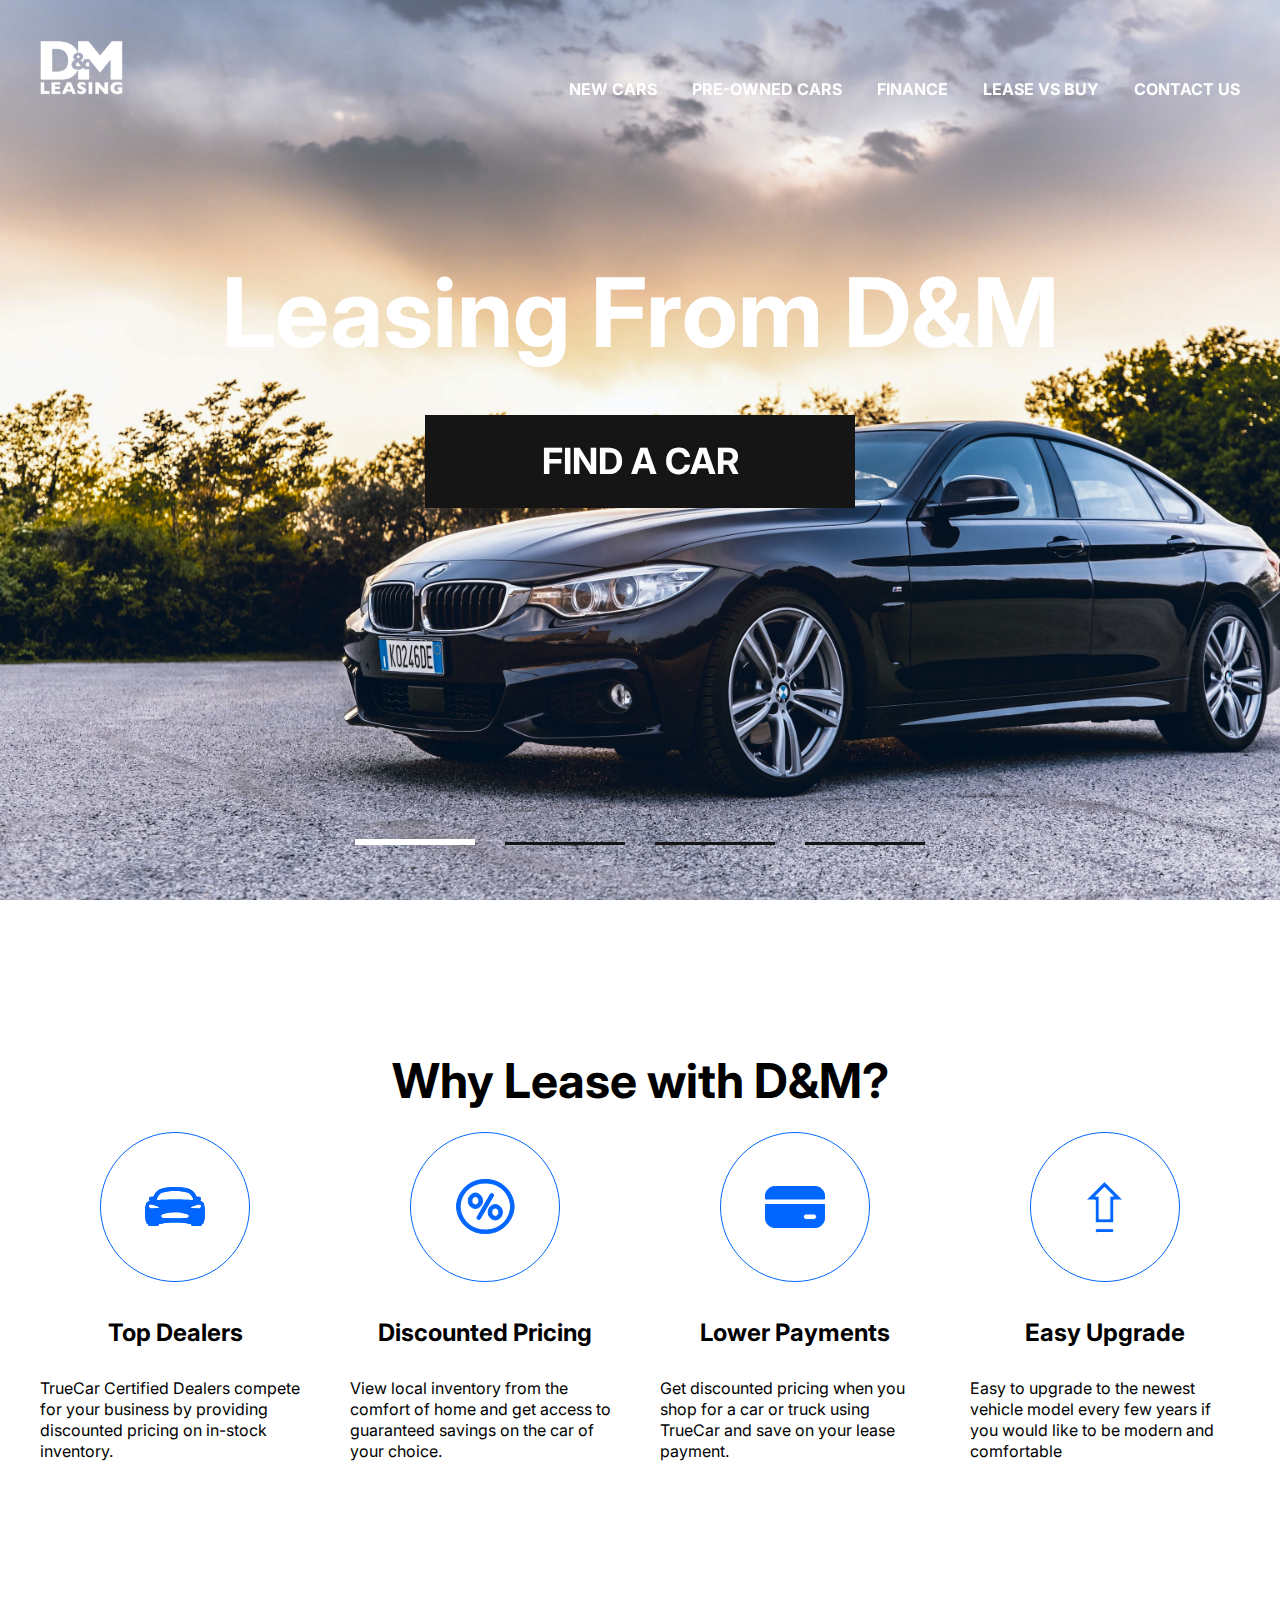
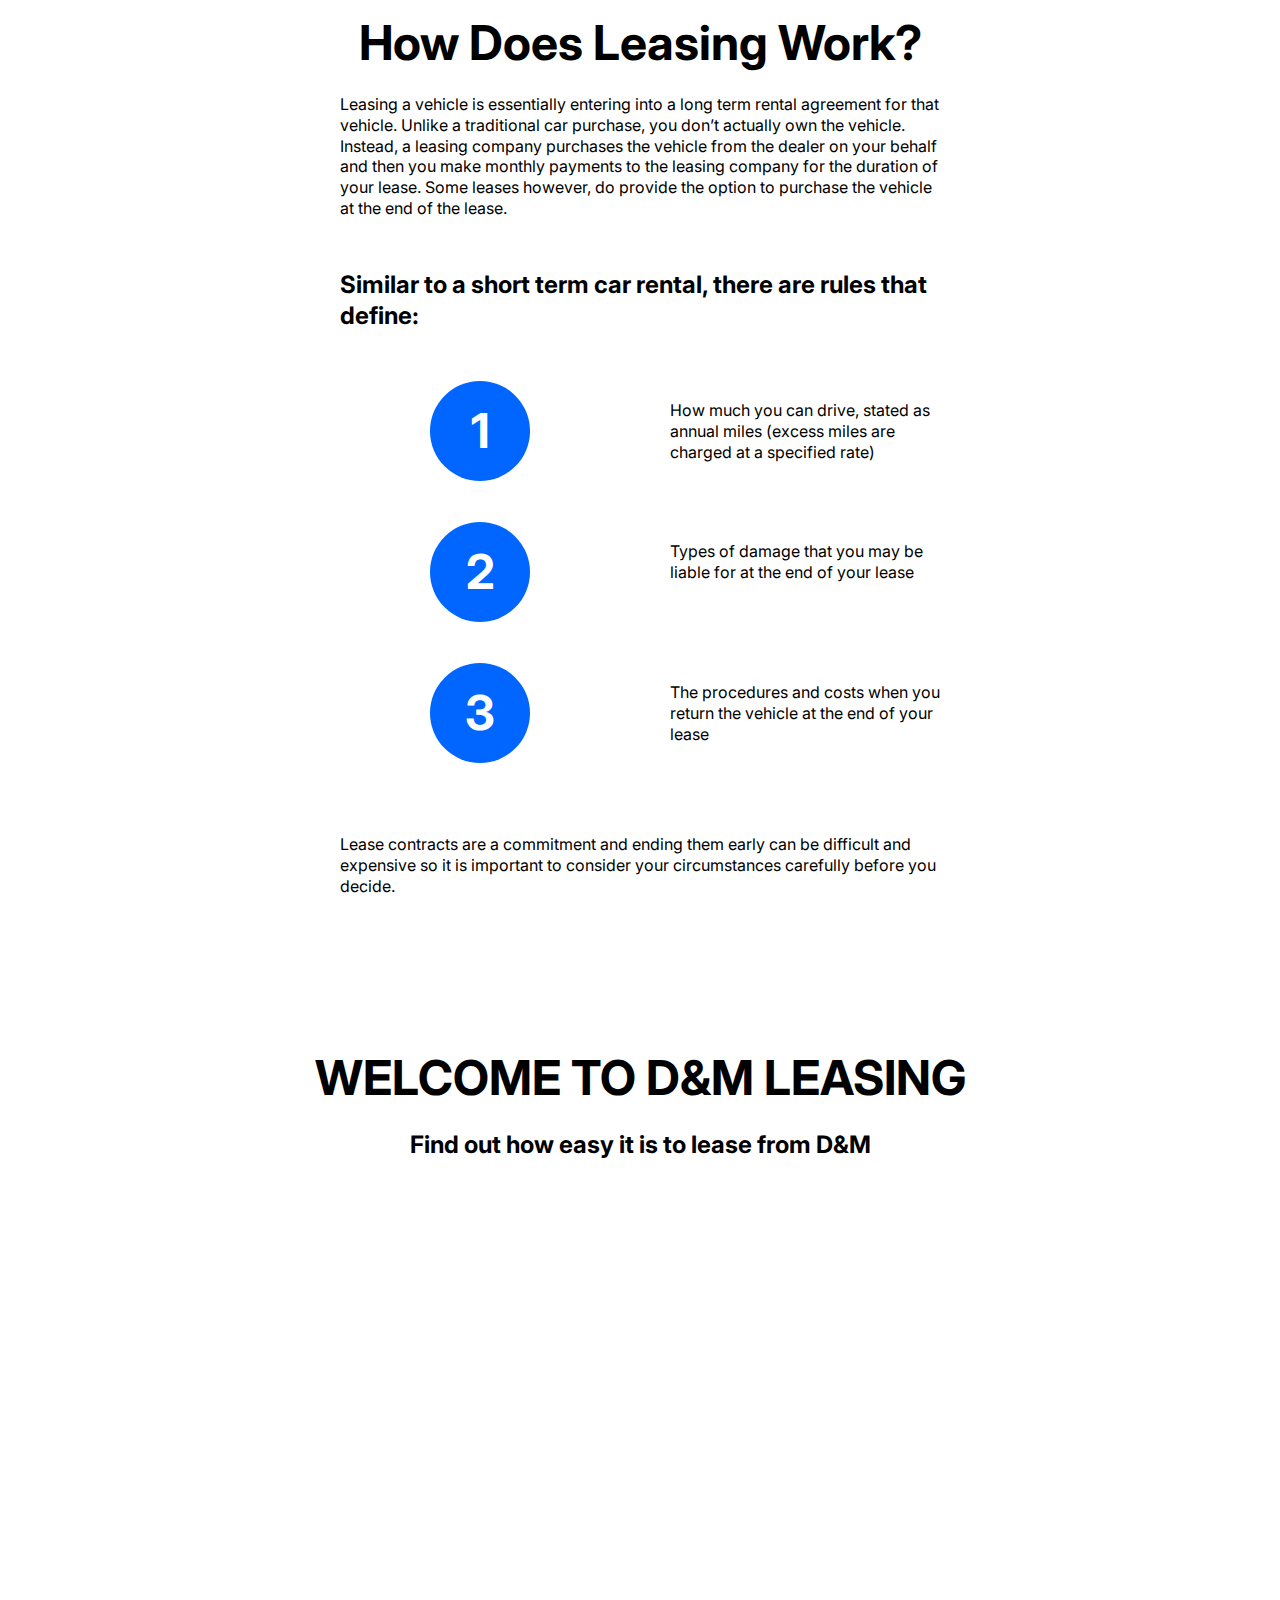
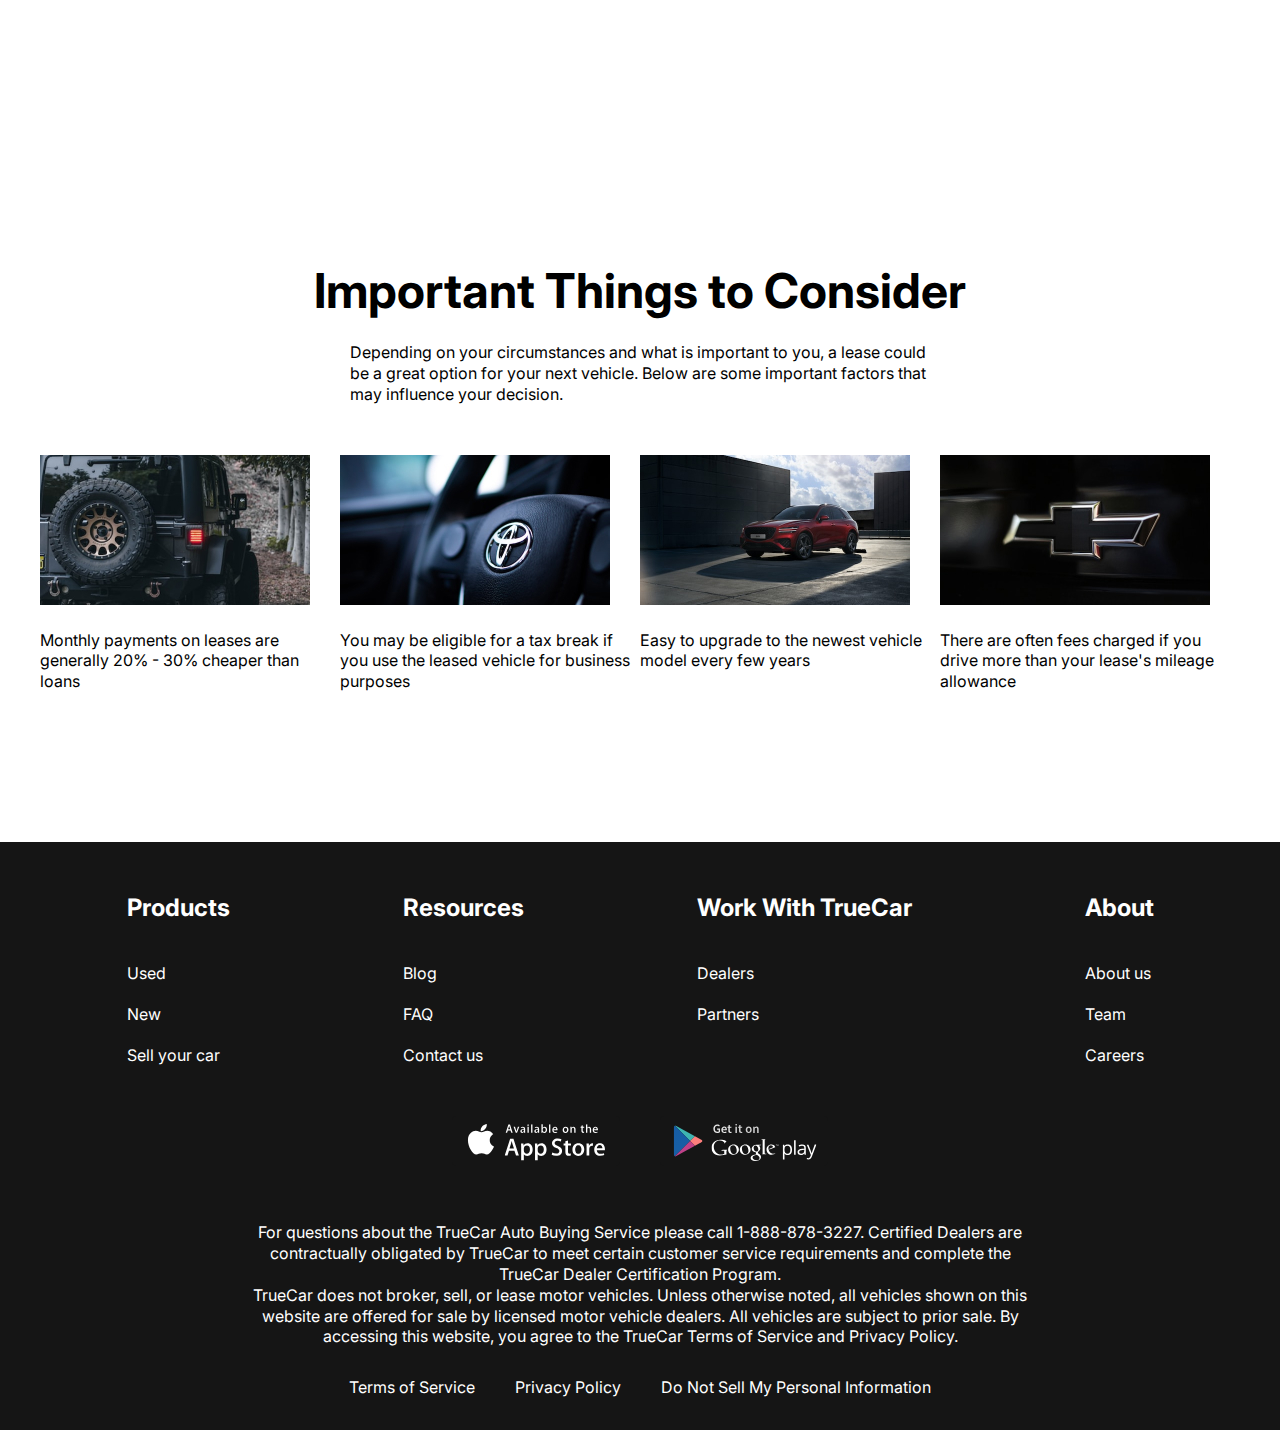
<file: index.html>
<!DOCTYPE html>
<html lang="en">
<head>
	<meta charset="UTF-8">
	<meta http-equiv="X-UA-Compatible" content="IE=edge">
	<meta name="viewport" content="width=device-width, initial-scale=1.0">
	<title>HELLO</title>
	<link rel="preconnect" href="https://fonts.googleapis.com">
  <link rel="preconnect" href="https://fonts.gstatic.com" crossorigin>
  <link href="https://fonts.googleapis.com/css2?family=Inter:wght@400;700&display=swap" rel="stylesheet">
  <link rel="stylesheet" href="https://cdn.jsdelivr.net/npm/swiper@10/swiper-bundle.min.css"/>
	<link rel="stylesheet" href="css/style.css">
</head>
<body>

	<div class="wrapper">
		<header class="header header-main">
			<div class="container">
				<div class="header__inner">
					<a href="index.html" class="logo">
						<img src="images/logo.svg" alt="" class="logo__img">
					</a>

               <!-- Menu -->
				<nav class="menu">
					<!-- КНОПКА МЕНЮ КОЛИ АДАПТИВ -->
					<button class="menu__btn">
						<span></span>
						<span></span>
						<span></span>
					</button>
					<ul class="menu__list">
						<li class="menu__list-item"><a href="new-cars.html" class="menu__list-link">NEW CARS</a></li>
						<li class="menu__list-item"><a href="#" class="menu__list-link">PRE-OWNED CARS</a></li>
						<li class="menu__list-item"><a href="#" class="menu__list-link">FINANCE</a></li>
						<li class="menu__list-item"><a href="#" class="menu__list-link">LEASE VS BUY</a></li>
						<li class="menu__list-item"><a href="contacts.html" class="menu__list-link">CONTACT US</a></li>
					</ul>
				</nav>

				</div>
			</div>
		</header>
		
		<main class="main">
			<section class="top">
				<div class="container">
					<h1 class="title">Leasing From D&M</h1>
					<a href="new-cars.html" class="top__link">FIND A CAR</a>
				</div>
			</section>

			<div class="slider">
				<div class="swiper">
					<div class="swiper-wrapper">
						<!-- Slides -->
						<div class="swiper-slide" style="background-image: url(images/slide-1.jpg);"></div>
						<div class="swiper-slide" style="background-image: url(images/slide-2.jpg);"></div>
						<div class="swiper-slide" style="background-image: url(images/slide-1.jpg);"></div>
						<div class="swiper-slide" style="background-image: url(images/slide-2.jpg);"></div>
						
					</div>
					<div class="swiper-pagination"></div>
				</div>
			</div>

			<section class="why-lease">
				<div class="container">
					<h2 class="section-title">Why Lease with D&M?</h2>
					<ul class="why-lease__list">
						<li class="why-lease__item">
							<img class="why-lease__item-img" src="images/why-lease-1.svg" alt="">
							<h3 class="why-lease__item-title">Top Dealers</h3>
							<p class="why-lease__item-text">TrueCar Certified Dealers compete for your business by providing discounted pricing on in-stock inventory.</p>
						</li>
						<li class="why-lease__item">
							<img class="why-lease__item-img" src="images/why-lease-2.svg" alt="">
							<h3 class="why-lease__item-title">Discounted Pricing</h3>
							<p class="why-lease__item-text">View local inventory from the comfort of home and get access to guaranteed savings on the car of your choice.</p>
						</li>
						<li class="why-lease__item">
							<img class="why-lease__item-img" src="images/why-lease-3.svg" alt="">
							<h3 class="why-lease__item-title">Lower Payments</h3>
							<p class="why-lease__item-text">Get discounted pricing when you shop for a car or truck using TrueCar and save on your lease payment.</p>
						</li>
						<li class="why-lease__item">
							<img class="why-lease__item-img" src="images/why-lease-4.svg" alt="">
							<h3 class="why-lease__item-title">Easy Upgrade</h3>
							<p class="why-lease__item-text">Easy to upgrade to the newest vehicle model every few years if you would like to be modern and comfortable</p>
						</li>
					</ul>
				</div>
			</section>

			<section class="how-does">
				<div class="container">
					<div class="how-does__inner">
						<h2 class="section-title">How Does Leasing Work?</h2>
						<p class="how-does__text">Leasing a vehicle is essentially entering into a long term rental agreement for that vehicle. Unlike a traditional car purchase, you don’t actually own the vehicle. Instead, a leasing company purchases the vehicle from the dealer on your behalf and then you make monthly payments to the leasing company for the duration of your lease. Some leases however, do provide the option to purchase the vehicle at the end of the lease.</p>
						<h4 class="how__does-title">Similar to a short term car rental, there are rules that define:</h4>
						<ol class="how__does-list">
							<li class="how__does-item">How much you can drive, stated as annual miles (excess miles are charged at a specified rate)</li>
							<li class="how__does-item">Types of damage that you may be liable for at the end of your lease</li>
							<li class="how__does-item">The procedures and costs when you return the vehicle at the end of your lease</li>
						</ol>
						<p class="how-does__text">Lease contracts are a commitment and ending them early can be difficult and expensive so it is important to consider your circumstances carefully before you decide.</p>
					</div>
				</div>
			</section>

			<section class="video">
				<div class="container">
					<h2 class="section-title video__title">WELCOME TO D&M LEASING</h2>
					<p class="video__text">Find out how easy it is to lease from D&M</p>
					<iframe class="video__content" width="1000" height="500" src="https://www.youtube.com/embed/vcBUkuKc8-A?controls=0" title="YouTube video player" frameborder="0" allow="accelerometer; autoplay; clipboard-write; encrypted-media; gyroscope; picture-in-picture; web-share" allowfullscreen></iframe>
				</div>
			</section>

			<section class="important">
				<div class="container">
					<h2 class="section-title important__title">Important Things to Consider</h2>
					<p class="important__text">Depending on your circumstances and what is important to you, a lease could be a great option for your next vehicle. Below are some important factors that may influence your decision.</p>
					<ul class="important__list">
						<li class="important__item">
							<img src="images/imp-1.jpg" alt="" class="important__item-img">
							<p class="important__item-text">Monthly payments on leases are generally 20% - 30% cheaper than loans</p>
						</li>
						<li class="important__item">
							<img src="images/imp-2.jpg" alt="" class="important__item-img">
							<p class="important__item-text">You may be eligible for a tax break if you use the leased vehicle for business purposes</p>
						</li>
						<li class="important__item">
							<img src="images/imp-3.jpg" alt="" class="important__item-img">
							<p class="important__item-text">Easy to upgrade to the newest vehicle model every few years</p>
						</li>
						<li class="important__item">
							<img src="images/imp-4.jpg" alt="" class="important__item-img">
							<p class="important__item-text">There are often fees charged if you drive more than your lease's mileage allowance</p>
						</li>
					</ul>
				</div>
			</section>
		</main>

		<footer class="footer">
			<div class="container">
				<nav class="footer__menu">
					<ul class="footer__menu-list">
						<li class="footer__menu-item"><p class="footer__menu-title">Products</p></li>
						<li class="footer__menu-item"><a href="#" class="footer__menu-link">Used</a></li>
						<li class="footer__menu-item"><a href="#" class="footer__menu-link">New</a></li>
						<li class="footer__menu-item"><a href="#" class="footer__menu-link">Sell your car</a></li>
					</ul>
					<ul class="footer__menu-list">
						<li class="footer__menu-item"><p class="footer__menu-title">Resources</p></li>
						<li class="footer__menu-item"><a href="#" class="footer__menu-link">Blog</a></li>
						<li class="footer__menu-item"><a href="#" class="footer__menu-link">FAQ</a></li>
						<li class="footer__menu-item"><a href="#" class="footer__menu-link">Contact us</a></li>
					</ul>
					<ul class="footer__menu-list">
						<li class="footer__menu-item"><p class="footer__menu-title">Work With TrueCar</p></li>
						<li class="footer__menu-item"><a href="#" class="footer__menu-link">Dealers</a></li>
						<li class="footer__menu-item"><a href="#" class="footer__menu-link">Partners</a></li>
					</ul>
					<ul class="footer__menu-list">
						<li class="footer__menu-item"><p class="footer__menu-title">About</p></li>
						<li class="footer__menu-item"><a href="#" class="footer__menu-link">About us</a></li>
						<li class="footer__menu-item"><a href="#" class="footer__menu-link">Team</a></li>
						<li class="footer__menu-item"><a href="#" class="footer__menu-link">Careers</a></li>
					</ul>
				</nav>
				<ul class="app">
					<li class="app__item">
						<a href="#" class="app__item-link">
							<img class="app__item-img" src="images/appstore.svg" alt="">
						</a>
					</li>
					<li class="app__item">
						<a href="#" class="app__item-link">
							<img class="app__item-img" src="images/googleplay.svg" alt="">
						</a>
					</li>
				</ul>
				<div class="footer__copy">
					<p class="footer__copy-text">For questions about the TrueCar Auto Buying Service please call 1-888-878-3227.
						Certified Dealers are contractually obligated by TrueCar to meet certain customer service requirements and complete the TrueCar Dealer Certification Program.</p>
					<p class="footer__copy-text">TrueCar does not broker, sell, or lease motor vehicles. Unless otherwise noted, all vehicles shown on this website are offered for sale 
					by licensed motor vehicle dealers. All vehicles are subject to prior sale. By accessing this website, you agree to the TrueCar Terms of Service and Privacy Policy.</p>
				</div>
				<nav class="copy__nav">
					<ul class="copy__nav-list">
						<li class="copy__nav-item"><a href="#" class="copy__nav-link">Terms of Service</a></li>
						<li class="copy__nav-item"><a href="#" class="copy__nav-link">Privacy Policy</a></li>
						<li class="copy__nav-item"><a href="#" class="copy__nav-link">Do Not Sell My Personal Information</a></li>
					</ul>
				</nav>
			</div>
		</footer>
	</div>
	

	<script src="https://cdn.jsdelivr.net/npm/swiper@10/swiper-bundle.min.js"></script>
	<script src="js/main.js"></script>
</body>
</html>
</file>
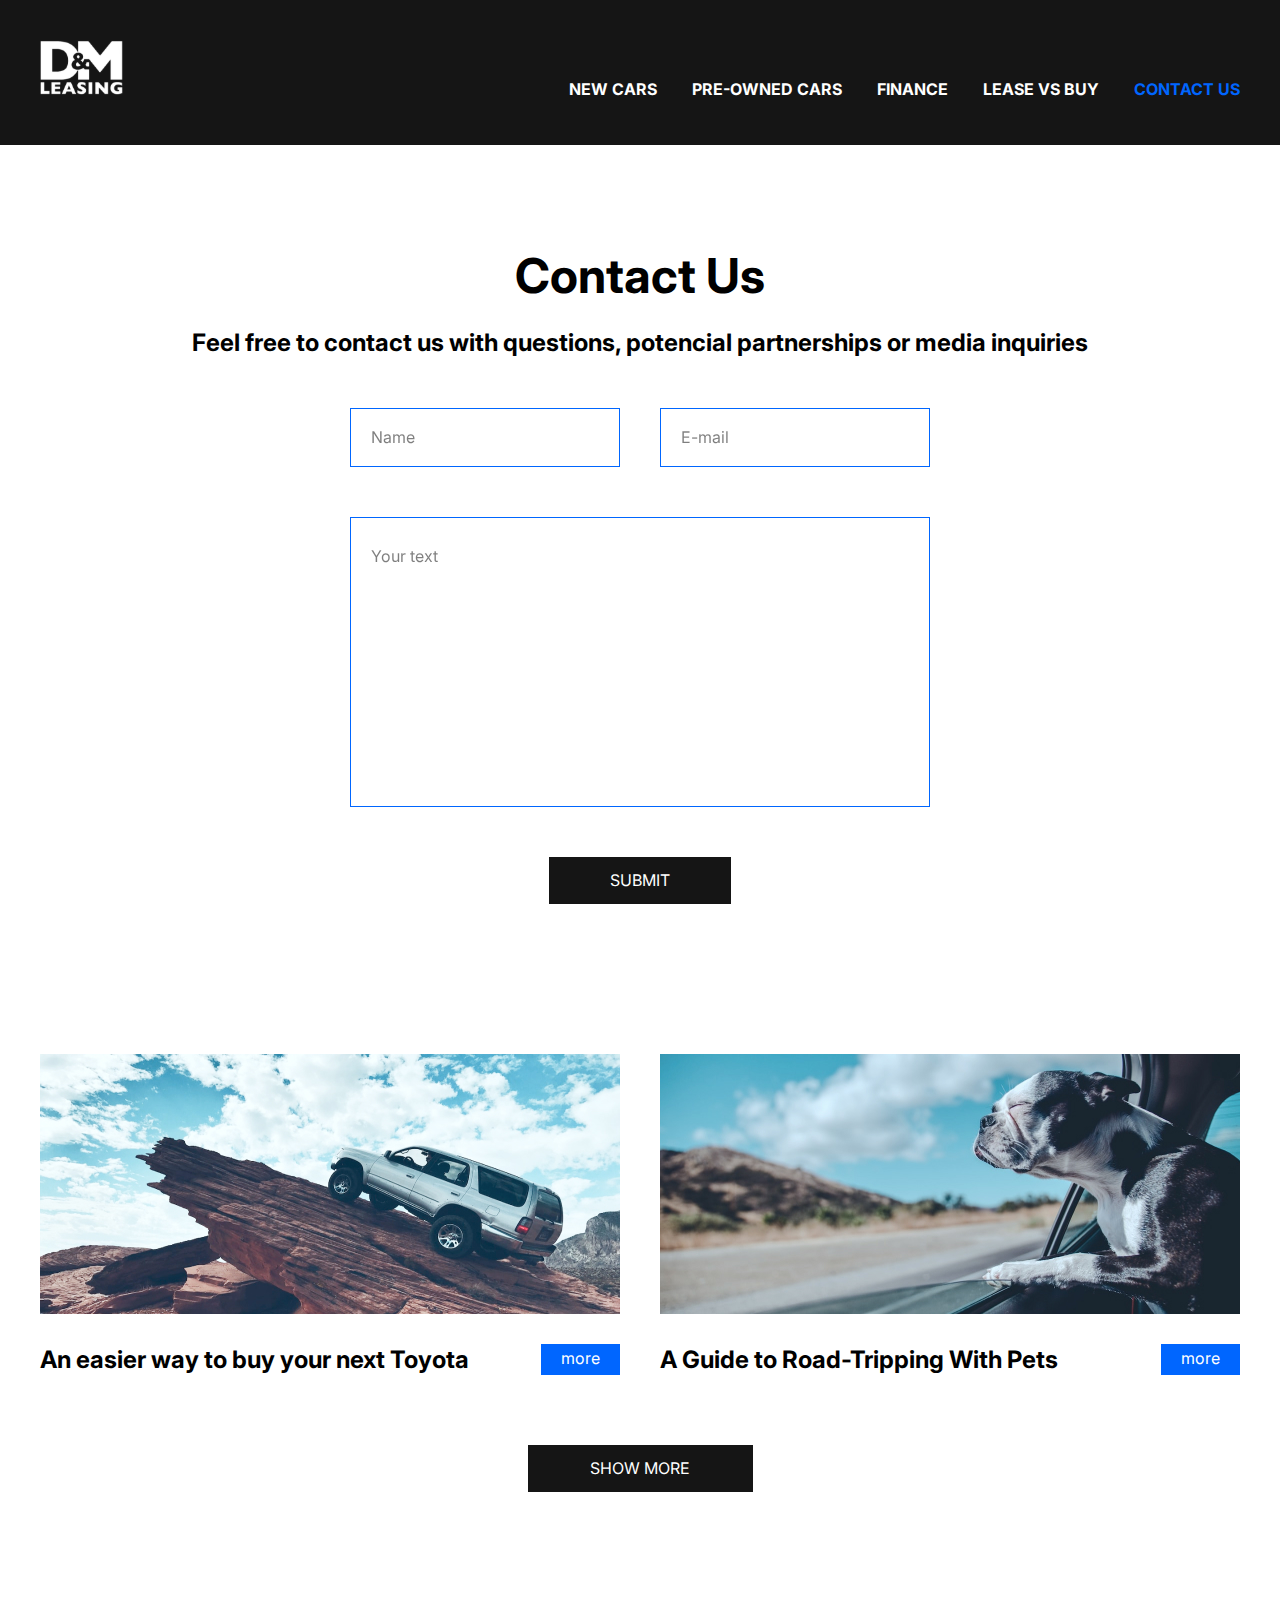
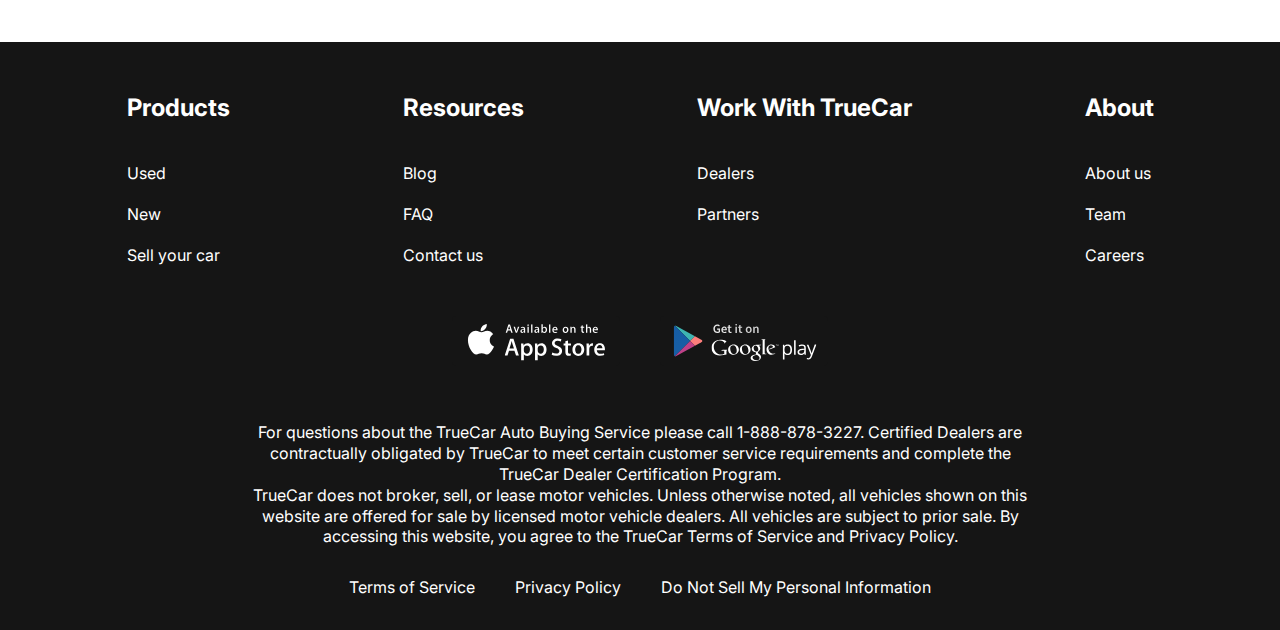
<file: contacts.html>
<!DOCTYPE html>
<html lang="en">
<head>
	<meta charset="UTF-8">
	<meta http-equiv="X-UA-Compatible" content="IE=edge">
	<meta name="viewport" content="width=device-width, initial-scale=1.0">
	<title>HELLO</title>
	<link rel="preconnect" href="https://fonts.googleapis.com">
 <link rel="preconnect" href="https://fonts.gstatic.com" crossorigin>
 <link href="https://fonts.googleapis.com/css2?family=Inter:wght@400;700&display=swap" rel="stylesheet">
	<link rel="stylesheet" href="css/style.css">
</head>
<body>

	<div class="wrapper">
		<header class="header">
			<div class="container">
				<div class="header__inner">
					<a href="index.html" class="logo">
						<img src="images/logo.svg" alt="" class="logo__img">
					</a>

               <!-- Menu -->
				<nav class="menu">
					<!-- КНОПКА МЕНЮ КОЛИ АДАПТИВ -->
					<button class="menu__btn">
						<span></span>
						<span></span>
						<span></span>
					</button>
					<ul class="menu__list">
						<li class="menu__list-item"><a href="new-cars.html" class="menu__list-link">NEW CARS</a></li>
						<li class="menu__list-item"><a href="#" class="menu__list-link">PRE-OWNED CARS</a></li>
						<li class="menu__list-item"><a href="#" class="menu__list-link">FINANCE</a></li>
						<li class="menu__list-item"><a href="#" class="menu__list-link">LEASE VS BUY</a></li>
						<li class="menu__list-item"><a href="#" class="menu__list-link menu__list-link--active">CONTACT US</a></li>
					</ul>
				</nav>

				</div>
			</div>

		</header>
		
	
		<main class="main">
			<section class="contacts">
				<div class="container">
					<h2 class="section-title contacts-title">Contact Us</h2>
					<p class="contacts__text">Feel free to contact us with questions, potencial partnerships or media inquiries</p>
					<form action="#" class="form">
						<input class="form__input" type="text" placeholder="Name">
						<input class="form__input" type="email" placeholder="E-mail">
						<textarea class="form__textarea" placeholder="Your text"></textarea>
						<button class="form__btn" type="submit">SUBMIT</button>
					</form>
				</div>
			</section>

			<section class="blog">
				<div class="container">
					<div class="blog__items">
						<div class="blog__item">
							<img src="images/blog-1.jpg" alt="" class="blog__item-img">
							<h4 class="blog__item-title">An easier way to buy your next Toyota</h4>
							<a href="" class="blog__item-link">more</a>
						</div>
						<div class="blog__item">
							<img src="images/blog-2.jpg" alt="" class="blog__item-img">
							<h4 class="blog__item-title">A Guide to Road-Tripping With Pets</h4>
							<a href="" class="blog__item-link">more</a>
						</div>
					</div>
					<a href="" class="showmore-link">SHOW MORE</a>
				</div>
			</section>
		</main>


		<footer class="footer">
			<div class="container">
				<nav class="footer__menu">
					<ul class="footer__menu-list">
						<li class="footer__menu-item"><p class="footer__menu-title">Products</p></li>
						<li class="footer__menu-item"><a href="#" class="footer__menu-link">Used</a></li>
						<li class="footer__menu-item"><a href="#" class="footer__menu-link">New</a></li>
						<li class="footer__menu-item"><a href="#" class="footer__menu-link">Sell your car</a></li>
					</ul>
					<ul class="footer__menu-list">
						<li class="footer__menu-item"><p class="footer__menu-title">Resources</p></li>
						<li class="footer__menu-item"><a href="#" class="footer__menu-link">Blog</a></li>
						<li class="footer__menu-item"><a href="#" class="footer__menu-link">FAQ</a></li>
						<li class="footer__menu-item"><a href="#" class="footer__menu-link">Contact us</a></li>
					</ul>
					<ul class="footer__menu-list">
						<li class="footer__menu-item"><p class="footer__menu-title">Work With TrueCar</p></li>
						<li class="footer__menu-item"><a href="#" class="footer__menu-link">Dealers</a></li>
						<li class="footer__menu-item"><a href="#" class="footer__menu-link">Partners</a></li>
					</ul>
					<ul class="footer__menu-list">
						<li class="footer__menu-item"><p class="footer__menu-title">About</p></li>
						<li class="footer__menu-item"><a href="#" class="footer__menu-link">About us</a></li>
						<li class="footer__menu-item"><a href="#" class="footer__menu-link">Team</a></li>
						<li class="footer__menu-item"><a href="#" class="footer__menu-link">Careers</a></li>
					</ul>
				</nav>
				<ul class="app">
					<li class="app__item">
						<a href="#" class="app__item-link">
							<img class="app__item-img" src="images/appstore.svg" alt="">
						</a>
					</li>
					<li class="app__item">
						<a href="#" class="app__item-link">
							<img class="app__item-img" src="images/googleplay.svg" alt="">
						</a>
					</li>
				</ul>
				<div class="footer__copy">
					<p class="footer__copy-text">For questions about the TrueCar Auto Buying Service please call 1-888-878-3227.
						Certified Dealers are contractually obligated by TrueCar to meet certain customer service requirements and complete the TrueCar Dealer Certification Program.</p>
					<p class="footer__copy-text">TrueCar does not broker, sell, or lease motor vehicles. Unless otherwise noted, all vehicles shown on this website are offered for sale 
					by licensed motor vehicle dealers. All vehicles are subject to prior sale. By accessing this website, you agree to the TrueCar Terms of Service and Privacy Policy.</p>
				</div>
				<nav class="copy__nav">
					<ul class="copy__nav-list">
						<li class="copy__nav-item"><a href="#" class="copy__nav-link">Terms of Service</a></li>
						<li class="copy__nav-item"><a href="#" class="copy__nav-link">Privacy Policy</a></li>
						<li class="copy__nav-item"><a href="#" class="copy__nav-link">Do Not Sell My Personal Information</a></li>
					</ul>
				</nav>
			</div>
		</footer>
	</div>

<script src="js/main.js"></script>
</body>

</html>
</file>
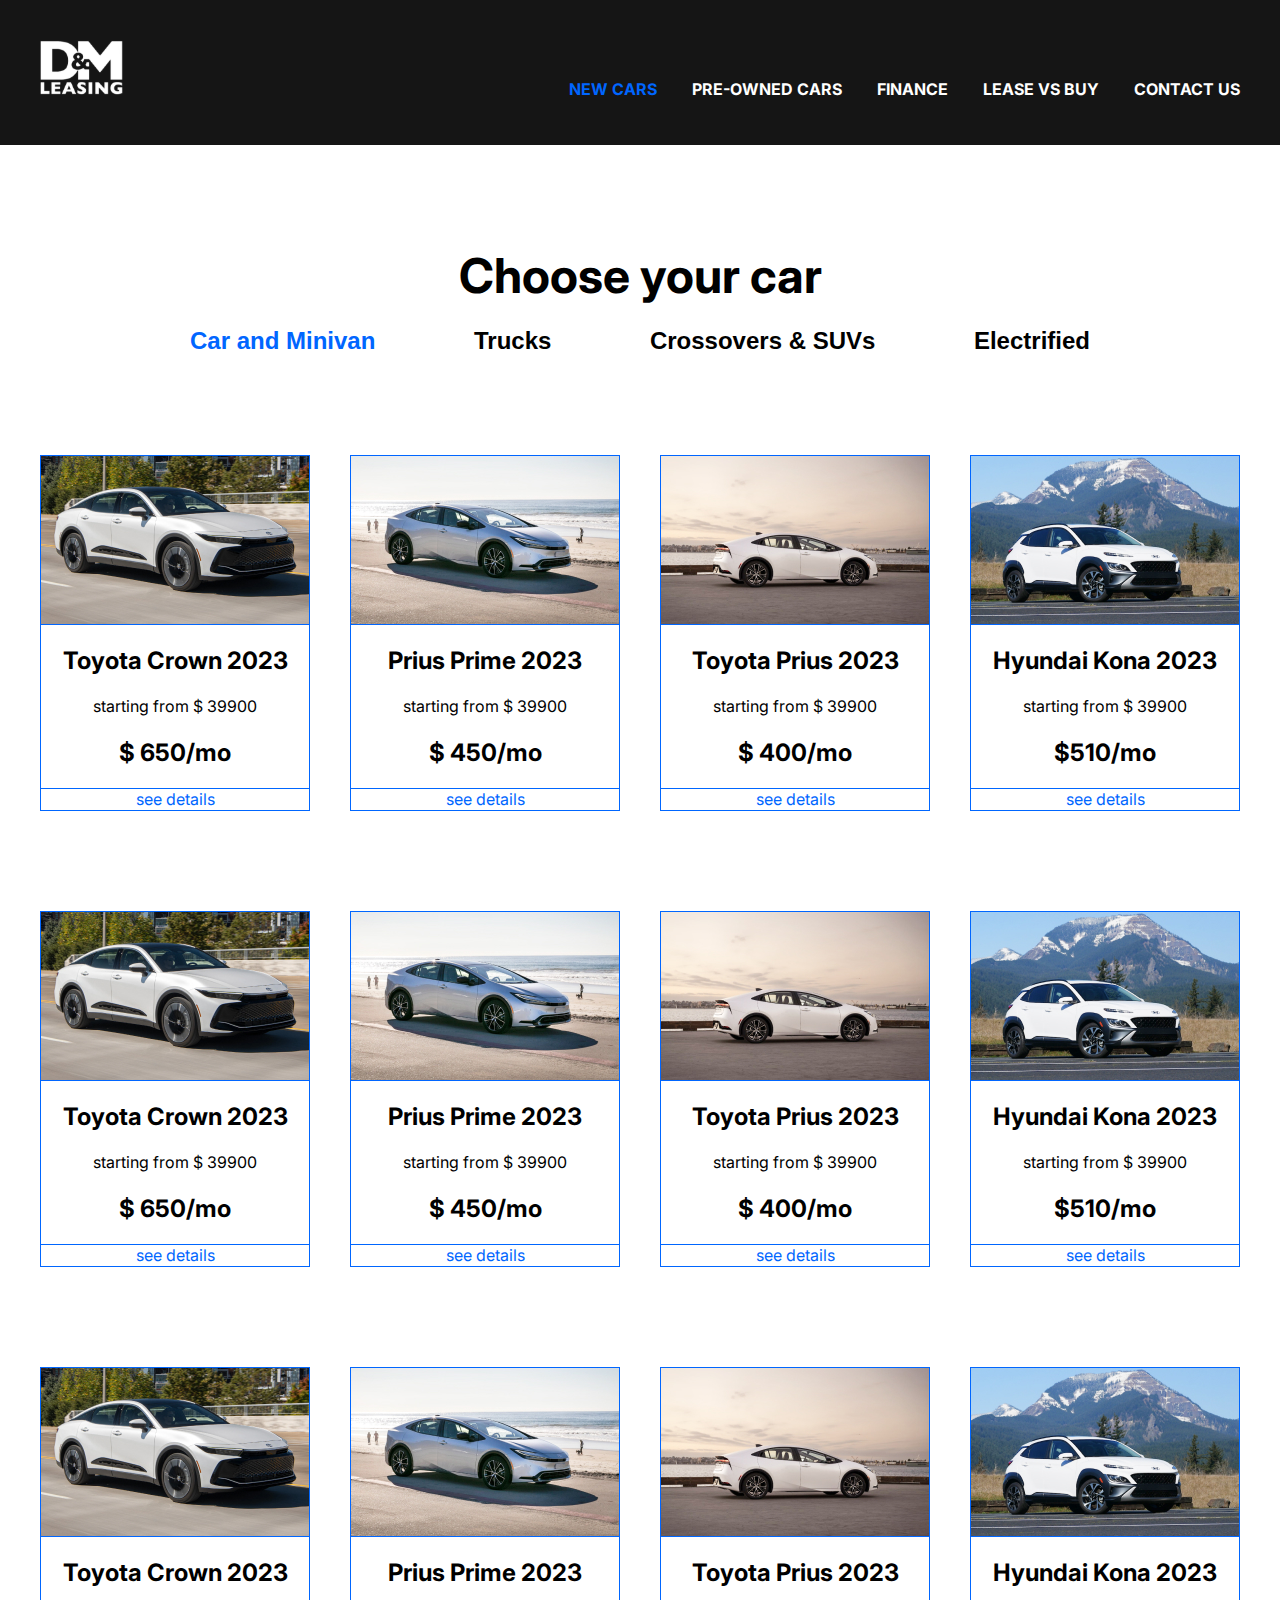
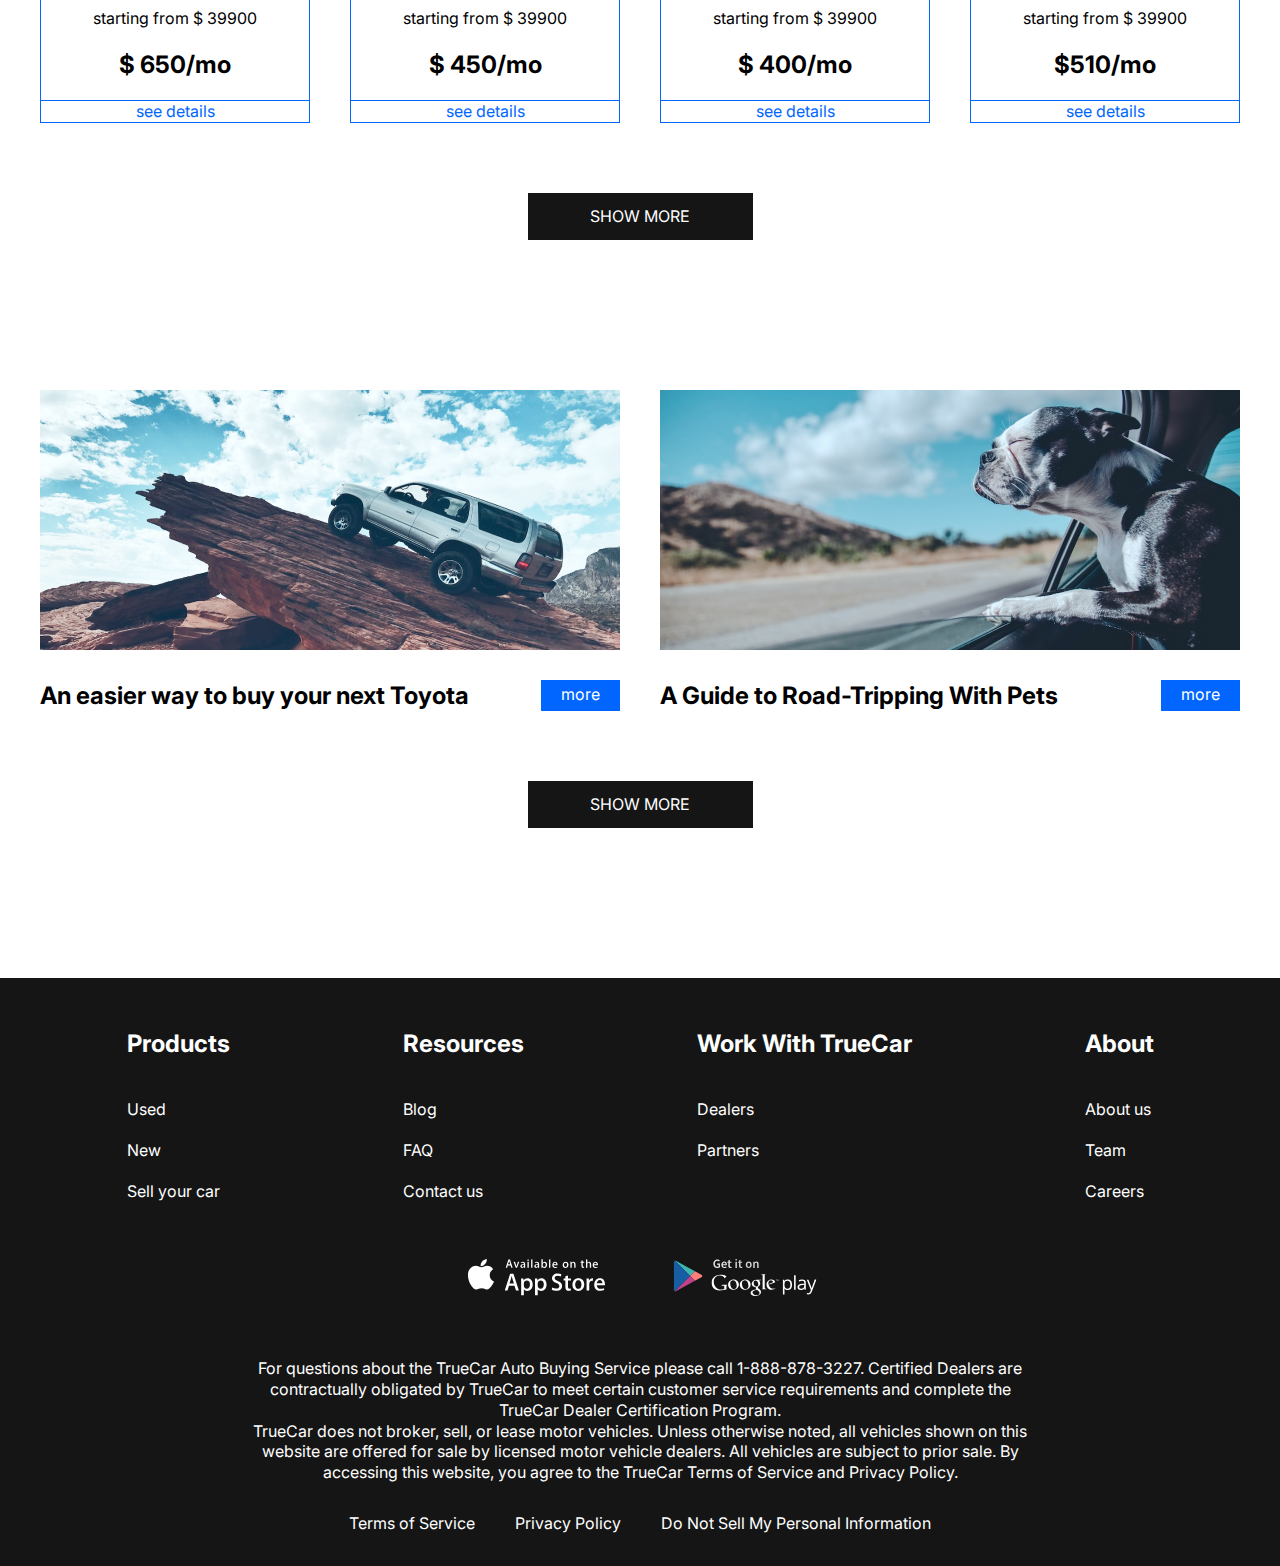
<file: new-cars.html>
<!DOCTYPE html>
<html lang="en">

<head>
	<meta charset="UTF-8">
	<meta http-equiv="X-UA-Compatible" content="IE=edge">
	<meta name="viewport" content="width=device-width, initial-scale=1.0">
	<title>HELLO</title>
	<link rel="preconnect" href="https://fonts.googleapis.com">
	<link rel="preconnect" href="https://fonts.gstatic.com" crossorigin>
	<link href="https://fonts.googleapis.com/css2?family=Inter:wght@400;700&display=swap" rel="stylesheet">
	<link rel="stylesheet" href="css/style.css">
</head>

<body>

	<div class="wrapper">
		<header class="header">
			<div class="container">
				<div class="header__inner">
					<a href="index.html" class="logo">
						<img src="images/logo.svg" alt="" class="logo__img">
					</a>

					<!-- Menu -->
					<nav class="menu">
						<!-- КНОПКА МЕНЮ КОЛИ АДАПТИВ -->
					<button class="menu__btn">
						<span></span>
						<span></span>
						<span></span>
					</button>
						<ul class="menu__list">
							<li class="menu__list-item"><a href="#" class="menu__list-link menu__list-link--active">NEW CARS</a></li>
							<li class="menu__list-item"><a href="#" class="menu__list-link">PRE-OWNED CARS</a></li>
							<li class="menu__list-item"><a href="#" class="menu__list-link">FINANCE</a></li>
							<li class="menu__list-item"><a href="#" class="menu__list-link">LEASE VS BUY</a></li>
							<li class="menu__list-item"><a href="contacts.html" class="menu__list-link">CONTACT US</a></li>
						</ul>
					</nav>

				</div>
			</div>

		</header>


		<main class="main">
			<section class="choose">
				<div class="container">
					<h2 class="section-title">Choose your car</h2>
					<div class="tabs">
						<div class="tabs__btn">
							<button class="tabs__btn-item tabs__btn-item--active" data-button="content-1">Car and Minivan</button>
							<button class="tabs__btn-item" data-button="content-2">Trucks</button>
							<button class="tabs__btn-item" data-button="content-3">Crossovers & SUVs</button>
							<button class="tabs__btn-item" data-button="content-4">Electrified</button>
						</div>
						<div class="tabs__content">
							<div class="tabs__content-item tabs__content-item--active" id="content-1">
								<div class="card">
									<img src="images/card-1.jpg" alt="" class="card-img">
									<div class="card__content">
										<h4 class="card__title">Toyota Crown 2023</h4>
										<p class="card__text">starting from $ 39900</p>
										<p class="card__price">$ 650/mo</p>
									</div>
									<a href="" class="card__link">see details</a>
								</div>
								<div class="card">
									<img src="images/card-2.jpg" alt="" class="card-img">
									<div class="card__content">
										<h4 class="card__title">Prius Prime 2023</h4>
										<p class="card__text">starting from $ 39900</p>
										<p class="card__price"> $ 450/mo</p>
									</div>
									<a href="" class="card__link">see details</a>
								</div>
								<div class="card">
									<img src="images/card-3.jpg" alt="" class="card-img">
									<div class="card__content">
										<h4 class="card__title">Toyota Prius 2023</h4>
										<p class="card__text">starting from $ 39900</p>
										<p class="card__price"> $ 400/mo</p>
									</div>
									<a href="" class="card__link">see details</a>
								</div>
								<div class="card">
									<img src="images/card-4.jpg" alt="" class="card-img">
									<div class="card__content">
										<h4 class="card__title">Hyundai Kona 2023</h4>
										<p class="card__text">starting from $ 39900</p>
										<p class="card__price">$510/mo</p>
									</div>
									<a href="" class="card__link">see details</a>
								</div>
								<div class="card">
									<img src="images/card-1.jpg" alt="" class="card-img">
									<div class="card__content">
										<h4 class="card__title">Toyota Crown 2023</h4>
										<p class="card__text">starting from $ 39900</p>
										<p class="card__price">$ 650/mo</p>
									</div>
									<a href="" class="card__link">see details</a>
								</div>
								<div class="card">
									<img src="images/card-2.jpg" alt="" class="card-img">
									<div class="card__content">
										<h4 class="card__title">Prius Prime 2023</h4>
										<p class="card__text">starting from $ 39900</p>
										<p class="card__price"> $ 450/mo</p>
									</div>
									<a href="" class="card__link">see details</a>
								</div>
								<div class="card">
									<img src="images/card-3.jpg" alt="" class="card-img">
									<div class="card__content">
										<h4 class="card__title">Toyota Prius 2023</h4>
										<p class="card__text">starting from $ 39900</p>
										<p class="card__price"> $ 400/mo</p>
									</div>
									<a href="" class="card__link">see details</a>
								</div>
								<div class="card">
									<img src="images/card-4.jpg" alt="" class="card-img">
									<div class="card__content">
										<h4 class="card__title">Hyundai Kona 2023</h4>
										<p class="card__text">starting from $ 39900</p>
										<p class="card__price">$510/mo</p>
									</div>
									<a href="" class="card__link">see details</a>
								</div>
								<div class="card">
									<img src="images/card-1.jpg" alt="" class="card-img">
									<div class="card__content">
										<h4 class="card__title">Toyota Crown 2023</h4>
										<p class="card__text">starting from $ 39900</p>
										<p class="card__price">$ 650/mo</p>
									</div>
									<a href="" class="card__link">see details</a>
								</div>
								<div class="card">
									<img src="images/card-2.jpg" alt="" class="card-img">
									<div class="card__content">
										<h4 class="card__title">Prius Prime 2023</h4>
										<p class="card__text">starting from $ 39900</p>
										<p class="card__price"> $ 450/mo</p>
									</div>
									<a href="" class="card__link">see details</a>
								</div>
								<div class="card">
									<img src="images/card-3.jpg" alt="" class="card-img">
									<div class="card__content">
										<h4 class="card__title">Toyota Prius 2023</h4>
										<p class="card__text">starting from $ 39900</p>
										<p class="card__price"> $ 400/mo</p>
									</div>
									<a href="" class="card__link">see details</a>
								</div>
								<div class="card">
									<img src="images/card-4.jpg" alt="" class="card-img">
									<div class="card__content">
										<h4 class="card__title">Hyundai Kona 2023</h4>
										<p class="card__text">starting from $ 39900</p>
										<p class="card__price">$510/mo</p>
									</div>
									<a href="" class="card__link">see details</a>
								</div>
							</div>
							<div class="tabs__content-item" id="content-2">
								<div class="card">
									<img src="images/card-1.jpg" alt="" class="card-img">
									<div class="card__content">
										<h4 class="card__title">Toyota Crown 2023</h4>
										<p class="card__text">starting from $ 39900</p>
										<p class="card__price">$ 650/mo</p>
									</div>
									<a href="" class="card__link">see details</a>
								</div>
								<div class="card">
									<img src="images/card-2.jpg" alt="" class="card-img">
									<div class="card__content">
										<h4 class="card__title">Prius Prime 2023</h4>
										<p class="card__text">starting from $ 39900</p>
										<p class="card__price"> $ 450/mo</p>
									</div>
									<a href="" class="card__link">see details</a>
								</div>
								<div class="card">
									<img src="images/card-3.jpg" alt="" class="card-img">
									<div class="card__content">
										<h4 class="card__title">Toyota Prius 2023</h4>
										<p class="card__text">starting from $ 39900</p>
										<p class="card__price"> $ 400/mo</p>
									</div>
									<a href="" class="card__link">see details</a>
								</div>
								<div class="card">
									<img src="images/card-4.jpg" alt="" class="card-img">
									<div class="card__content">
										<h4 class="card__title">Hyundai Kona 2023</h4>
										<p class="card__text">starting from $ 39900</p>
										<p class="card__price">$510/mo</p>
									</div>
									<a href="" class="card__link">see details</a>
								</div>
							</div>
							<div class="tabs__content-item" id="content-3">
								<div class="card">
									<img src="images/card-1.jpg" alt="" class="card-img">
									<div class="card__content">
										<h4 class="card__title">Toyota Crown 2023</h4>
										<p class="card__text">starting from $ 39900</p>
										<p class="card__price">$ 650/mo</p>
									</div>
									<a href="" class="card__link">see details</a>
								</div>
								<div class="card">
									<img src="images/card-2.jpg" alt="" class="card-img">
									<div class="card__content">
										<h4 class="card__title">Prius Prime 2023</h4>
										<p class="card__text">starting from $ 39900</p>
										<p class="card__price"> $ 450/mo</p>
									</div>
									<a href="" class="card__link">see details</a>
								</div>
								<div class="card">
									<img src="images/card-3.jpg" alt="" class="card-img">
									<div class="card__content">
										<h4 class="card__title">Toyota Prius 2023</h4>
										<p class="card__text">starting from $ 39900</p>
										<p class="card__price"> $ 400/mo</p>
									</div>
									<a href="" class="card__link">see details</a>
								</div>
								<div class="card">
									<img src="images/card-4.jpg" alt="" class="card-img">
									<div class="card__content">
										<h4 class="card__title">Hyundai Kona 2023</h4>
										<p class="card__text">starting from $ 39900</p>
										<p class="card__price">$510/mo</p>
									</div>
									<a href="" class="card__link">see details</a>
								</div>
								<div class="card">
									<img src="images/card-1.jpg" alt="" class="card-img">
									<div class="card__content">
										<h4 class="card__title">Toyota Crown 2023</h4>
										<p class="card__text">starting from $ 39900</p>
										<p class="card__price">$ 650/mo</p>
									</div>
									<a href="" class="card__link">see details</a>
								</div>
								<div class="card">
									<img src="images/card-2.jpg" alt="" class="card-img">
									<div class="card__content">
										<h4 class="card__title">Prius Prime 2023</h4>
										<p class="card__text">starting from $ 39900</p>
										<p class="card__price"> $ 450/mo</p>
									</div>
									<a href="" class="card__link">see details</a>
								</div>
								<div class="card">
									<img src="images/card-3.jpg" alt="" class="card-img">
									<div class="card__content">
										<h4 class="card__title">Toyota Prius 2023</h4>
										<p class="card__text">starting from $ 39900</p>
										<p class="card__price"> $ 400/mo</p>
									</div>
									<a href="" class="card__link">see details</a>
								</div>
								<div class="card">
									<img src="images/card-4.jpg" alt="" class="card-img">
									<div class="card__content">
										<h4 class="card__title">Hyundai Kona 2023</h4>
										<p class="card__text">starting from $ 39900</p>
										<p class="card__price">$510/mo</p>
									</div>
									<a href="" class="card__link">see details</a>
								</div>
							</div>
							<div class="tabs__content-item" id="content-4">
								<div class="card">
									<img src="images/card-1.jpg" alt="" class="card-img">
									<div class="card__content">
										<h4 class="card__title">Toyota Crown 2023</h4>
										<p class="card__text">starting from $ 39900</p>
										<p class="card__price">$ 650/mo</p>
									</div>
									<a href="" class="card__link">see details</a>
								</div>
								<div class="card">
									<img src="images/card-2.jpg" alt="" class="card-img">
									<div class="card__content">
										<h4 class="card__title">Prius Prime 2023</h4>
										<p class="card__text">starting from $ 39900</p>
										<p class="card__price"> $ 450/mo</p>
									</div>
									<a href="" class="card__link">see details</a>
								</div>
								<div class="card">
									<img src="images/card-3.jpg" alt="" class="card-img">
									<div class="card__content">
										<h4 class="card__title">Toyota Prius 2023</h4>
										<p class="card__text">starting from $ 39900</p>
										<p class="card__price"> $ 400/mo</p>
									</div>
									<a href="" class="card__link">see details</a>
								</div>
								<div class="card">
									<img src="images/card-4.jpg" alt="" class="card-img">
									<div class="card__content">
										<h4 class="card__title">Hyundai Kona 2023</h4>
										<p class="card__text">starting from $ 39900</p>
										<p class="card__price">$510/mo</p>
									</div>
									<a href="" class="card__link">see details</a>
								</div>
							</div>
						</div>
					</div>

					<a href="" class="showmore-link">SHOW MORE</a>
				</div>
			</section>

			<section class="blog">
				<div class="container">
					<div class="blog__items">
						<div class="blog__item">
							<img src="images/blog-1.jpg" alt="" class="blog__item-img">
							<h4 class="blog__item-title">An easier way to buy your next Toyota</h4>
							<a href="" class="blog__item-link">more</a>
						</div>
						<div class="blog__item">
							<img src="images/blog-2.jpg" alt="" class="blog__item-img">
							<h4 class="blog__item-title">A Guide to Road-Tripping With Pets</h4>
							<a href="" class="blog__item-link">more</a>
						</div>
					</div>
					<a href="" class="showmore-link">SHOW MORE</a>
				</div>
			</section>
		</main>


		<footer class="footer">
			<div class="container">
				<nav class="footer__menu">
					<ul class="footer__menu-list">
						<li class="footer__menu-item">
							<p class="footer__menu-title">Products</p>
						</li>
						<li class="footer__menu-item"><a href="#" class="footer__menu-link">Used</a></li>
						<li class="footer__menu-item"><a href="#" class="footer__menu-link">New</a></li>
						<li class="footer__menu-item"><a href="#" class="footer__menu-link">Sell your car</a></li>
					</ul>
					<ul class="footer__menu-list">
						<li class="footer__menu-item">
							<p class="footer__menu-title">Resources</p>
						</li>
						<li class="footer__menu-item"><a href="#" class="footer__menu-link">Blog</a></li>
						<li class="footer__menu-item"><a href="#" class="footer__menu-link">FAQ</a></li>
						<li class="footer__menu-item"><a href="#" class="footer__menu-link">Contact us</a></li>
					</ul>
					<ul class="footer__menu-list">
						<li class="footer__menu-item">
							<p class="footer__menu-title">Work With TrueCar</p>
						</li>
						<li class="footer__menu-item"><a href="#" class="footer__menu-link">Dealers</a></li>
						<li class="footer__menu-item"><a href="#" class="footer__menu-link">Partners</a></li>
					</ul>
					<ul class="footer__menu-list">
						<li class="footer__menu-item">
							<p class="footer__menu-title">About</p>
						</li>
						<li class="footer__menu-item"><a href="#" class="footer__menu-link">About us</a></li>
						<li class="footer__menu-item"><a href="#" class="footer__menu-link">Team</a></li>
						<li class="footer__menu-item"><a href="#" class="footer__menu-link">Careers</a></li>
					</ul>
				</nav>
				<ul class="app">
					<li class="app__item">
						<a href="#" class="app__item-link">
							<img class="app__item-img" src="images/appstore.svg" alt="">
						</a>
					</li>
					<li class="app__item">
						<a href="#" class="app__item-link">
							<img class="app__item-img" src="images/googleplay.svg" alt="">
						</a>
					</li>
				</ul>
				<div class="footer__copy">
					<p class="footer__copy-text">For questions about the TrueCar Auto Buying Service please call 1-888-878-3227.
						Certified Dealers are contractually obligated by TrueCar to meet certain customer service requirements and
						complete the TrueCar Dealer Certification Program.</p>
					<p class="footer__copy-text">TrueCar does not broker, sell, or lease motor vehicles. Unless otherwise noted,
						all vehicles shown on this website are offered for sale
						by licensed motor vehicle dealers. All vehicles are subject to prior sale. By accessing this website, you
						agree to the TrueCar Terms of Service and Privacy Policy.</p>
				</div>
				<nav class="copy__nav">
					<ul class="copy__nav-list">
						<li class="copy__nav-item"><a href="#" class="copy__nav-link">Terms of Service</a></li>
						<li class="copy__nav-item"><a href="#" class="copy__nav-link">Privacy Policy</a></li>
						<li class="copy__nav-item"><a href="#" class="copy__nav-link">Do Not Sell My Personal Information</a></li>
					</ul>
				</nav>
			</div>
		</footer>
	</div>

<script src="js/main.js"></script>
</body>

</html>
</file>
<file: css/style.css>
html{
	box-sizing: border-box;
}

*, *::after, ::before{
	box-sizing: inherit;
	margin: 0;
	padding: 0;
}

ul{
	list-style-type: none;
}

a{
	text-decoration: none;
	color: inherit;
}

body{
	font-family: 'Inter', sans-serif;
	font-size: 16px;
	font-weight: 400;
	line-height: 1.3;
}

/* для того щоб притиснути футер донизу*/
html, body{
	height: 100%;
}

/* HEADER */

/* для того щоб притиснути футер донизу*/
.wrapper {
	min-height: 100%;
	display: flex;
	flex-direction: column;
}
.header {
	background-color: #151515;
}
.header-main {
	background-color: transparent;
	position: absolute;
	z-index: 10;
	left: 0;
	right: 0;
}
.container {
	max-width: 1220px;
	/* блок стає по центру */
	margin: 0 auto;
	padding: 0 10px;
}

.header__inner {
	padding-top: 40px;
	padding-bottom: 45px;
	display: flex;
	justify-content: space-between;
	align-items: flex-end;
}
.menu__list {
	display: flex;
	gap: 35px;
}
.menu__list-link {
	color: #fff;
	text-transform: uppercase;
	font-weight: 700;
}
.menu__list-link--active {
	color: #0066FF;
}

/* MAIN */
/* для того щоб притиснути футер донизу */
.main{
	flex-grow: 1;
}
.top {
	padding-top: 250px;
	padding-bottom: 50px;
	color: #fff;
	text-align: center;
	position: absolute;
	z-index: 5;
	left: 0;
	right: 0;
}
.title {
	padding-bottom: 40px;
	font-size: 96px;
	font-weight: 700;
}
.top__link {
	background-color: #151515;
	padding: 23px;
	max-width: 430px;
	width: 100%;
	/* посилання це не блочний елемент тому потрібно це прописати */
	display: inline-block;
	text-transform: uppercase;
	font-size: 36px;
	font-weight: 700;
}

/* MAIN */

.swiper-wrapper {
	background: rgba(21,21,21,.6);
}
.swiper-slide{
	background-repeat: no-repeat;
	background-size: cover;
	background-position: center;
	height: 100vh;
}
.swiper-pagination-bullet {
	width: 120px;
	height: 3px;
	background-color: #151515;
	border-radius: 0;
	opacity: 1;
	margin: 0 15px !important;
} 
.swiper-pagination-bullet-active {
	height: 6px;
	background-color: #fff;
}
.swiper-pagination-bullets.swiper-pagination-horizontal{
	bottom: 50px;
}

/* Section */
.why-lease {
	padding: 150px 0;
}
.section-title {
	margin-bottom: 50px;
	font-size: 48px;
	font-weight: 700;
	text-align: center;
}
.why-lease__list {
	display: grid;
	grid-template-columns: repeat(4, 1fr);
	gap: 40px;
	text-align: center;
}
.why-lease__item-img {
	margin-bottom: 30px;
}
.why-lease__item-title {
	margin-bottom: 30px;
	font-size: 24px;
	font-weight: 700;
}
.why-lease__item-text {
	text-align: left;
}

/* Section */
.how-does {
	padding-bottom: 150px;
}
.container {
}
.how-does__inner {
	max-width: 600px;
	margin: 0 auto;
}
.how__does-title {
	font-size: 24px;
	font-weight: 700;
	padding-top: 50px;
}
.how__does-list {
	padding: 50px 0 70px;
	counter-reset: myCounter;
}
.how__does-item {
	list-style-type: none;
	width: 270px;
	position: relative;
	margin-left: auto;
	box-sizing: content-box;
	padding: 19px 0 19px 240px;
	min-height: 63px;
}
.how__does-item + .how__does-item {
	margin-top: 40px;
}
.how__does-item::before {
	counter-increment: myCounter;
	content: counter(myCounter);
	display: flex;
	justify-content: center;
	align-items: center;
	position: absolute;
	font-size: 48px;
	font-weight: 700;
	background-color: #0066FF;
	width: 100px;
	height: 100px;
	border-radius: 50%;
	color: #fff;
	left: 0;
	top: 0;
}

/* Section */
.video {
	padding-bottom: 150px;
}
.video__title {
	margin-bottom: 20px;
}
.video__text {
	font-size: 24px;
	font-weight: 700;
	margin-bottom: 50px;
	text-align: center;
}
.video__content {
	margin: 0 auto;
	display: block;
}

/* Section */
.important {
	padding-bottom: 150px;
}
.important__title {
	margin-bottom: 20px;
}
.important__text {
	max-width: 580px;
	margin: 0 auto 50px;
}
.important__list {
	display: grid;
	grid-template-columns: repeat(4, 1fr);
}
.important__item-img {
	margin-bottom: 20px;
}

/* FOOTER */
.footer {
	background-color: #151515;
	padding: 50px 0 32px;
	color: #fff;
}
.footer__menu {
	display: flex;
	justify-content: space-around;
	margin-bottom: 50px;
}
.footer__menu-list {
	max-width: 250px;
}
.footer__menu-item +.footer__menu-item{
	padding-top: 20px;
}
.footer__menu-title {
	font-size: 24px;
	font-weight: 700;
	padding-bottom: 20px;
}
.app {
	display: flex;
	justify-content: center;
	gap: 40px;
	margin-bottom: 52px;
}
.footer__copy {
	max-width: 800px;
	margin: 0 auto 30px;
	text-align: center;
}
.copy__nav-list {
	display: flex;
	justify-content: center;
	gap: 40px;
}


/* CONTACTS */
.contacts {
	padding: 100px 0 150px;
}
.section-title {
	margin-bottom: 20px;
}
.contacts__text {
	text-align: center;
	font-size: 24px;
	font-weight: 700;
	margin-bottom: 50px;
	padding: 0 100px;
}
.form {
	max-width: 580px;
	margin: 0 auto;
	display: flex;
	justify-content: space-between;
	flex-wrap: wrap;
}
.form__input {
	width: 270px;
	padding: 18px 20px;
	display: inline-block;
	border: 1px solid #0066FF;
	margin-bottom: 50px;
	font-family: 'Inter', sans-serif;
	font-size: 16px;
	font-weight: 400;
	line-height: 1.3;
	color: #000;
}
.form__input::placeholder, .form__textarea::placeholder {
	font-family: 'Inter', sans-serif;
	font-size: 16px;
	font-weight: 400;
	line-height: 1.3;
	color: #000;
	opacity: 0.5;
}
.form__textarea {
	width: 100%;
	resize: none;
	padding: 28px 20px;
	height: 290px;
	border: 1px solid #0066FF;
	font-family: 'Inter', sans-serif;
	font-size: 16px;
	font-weight: 400;
	line-height: 1.3;
	color: #000;
	margin-bottom: 50px;
}
.form__btn {
	text-transform: uppercase;
	color: #fff;
	background-color: #151515;
	font-family: 'Inter', sans-serif;
	font-size: 16px;
	font-weight: 400;
	line-height: 1.3;
	padding: 13px 61px;
	margin: 0 auto;
	border: none;
}

/* section */
.blog {
	padding-bottom: 150px;
}
.blog__items {
	display: grid;
	grid-template-columns: repeat(2, 1fr);
	gap: 40px;
	margin-bottom: 70px;
}
.blog__item {
	display: flex;
	justify-content: space-between;
	flex-wrap: wrap;
}
.blog__item-img {
	margin-bottom: 30px;
	width: 100%;
}
.blog__item-title {
	flex-basis: 446px;
	font-size: 24px;
	font-weight: 700;
}
.blog__item-link {
	color: #fff;
	background-color: #0066FF;
	padding: 4px 20px;
}
.showmore-link {
	text-transform: uppercase;
	background-color: #151515;
	padding: 13px;
	color: #fff;
	width: 225px;
	margin: 0 auto;
	text-align: center;
	display: block;
}

/* NEW-CARS */
.choose {
	padding: 100px 0 150px;
}
.tabs {
	margin-bottom: 70px;
}
.tabs__btn {
	padding: 0 150px 100px;
	display: flex;
	justify-content: space-between;
	gap: 80px;
}
.tabs__btn-item {
	font-size: 24px;
	font-weight: 700;
	cursor: pointer;
	border: none;
	background-color: transparent;
	padding: 0;
}
.tabs__btn-item--active {
	color: #0066FF;
}
.tabs__content {
}
.tabs__content-item {
	display: none;
	grid-template-columns: repeat(4, 1fr);
	gap: 100px 40px;
}
.tabs__content-item.tabs__content-item--active {
	display: grid;
}
.card {
	text-align: center;
}
.card-img {
	display: block;
}
.card__content {
	padding: 0 5px;
	border: 1px solid #0066FF;
	border-top: 0;
}
.card__title {
	padding-top: 20px;
	font-size: 24px;
	font-weight: 700;
	margin-bottom: 20px;
}
.card__text {
	margin-bottom: 20px;
}
.card__price {
	margin-bottom: 20px;
	font-size: 24px;
	font-weight: 700;
}
.card__link {
	display: block;
	color: #0066FF;
	border: 1px solid #0066FF;
	border-top: 0;
}
.card-img {
	width: 100%;
}

/* КНОПКА МЕНЮ КОЛИ АДАПТИВ */
.menu__btn {
	width: 30px;
	height: 20px;
	display: flex;
	flex-direction: column;
	justify-content: space-between;
	padding: 0;
	border: none;
	background-color: transparent;
	cursor: pointer;
	display: none;
}
.menu__btn span {
	height: 2px;
	background-color: #fff;
	width: 100%;
}

/* АДАПТИВ */
@media (max-width: 1180px){
	.important__list {
		gap: 30px 20px;
	}
	.important__item-img {
		width: 100%;
	}
	.tabs__content-item {
		grid-template-columns: repeat(3, 1fr);
	}
}

@media (max-width: 1040px){
	.video__content {
		width: 100%;
	}
	.tabs__btn {
		padding: 0 0 50px;
		gap: 20px;
	}
}

@media (max-width: 860px){
	.menu__btn {
		display: flex;
	}
	.menu__btn,
	.logo {
		position: relative;
		z-index: 10;
	}
	.menu__list {
		position: absolute;
		z-index: 5;
		background-color: #151515;
		flex-direction: column;
		align-items: center;
		top: 0;
		left: 0;
		right: 0;
		bottom: 0;
		padding-top: 200px;
		height: 100vh;
		transform: translateY(-100%);
		transition: transform .3s ease;
	}
	.menu__list.menu__list--active {
		transform: translateY(0%);
	}
	.why-lease__list {
		grid-template-columns: repeat(2, 1fr);
		gap: 20px;
	}
	.important__list {
		grid-template-columns: repeat(2, 1fr);
	}
	.tabs__content-item {
		grid-template-columns: repeat(2, 1fr);
	}
}

@media (max-width: 768px) {
	.title {
		font-size: 70px;
	}
	.top__link {
		padding: 16px;
		max-width: 360px;
		font-size: 28px;
	}
	.swiper-pagination-bullet {
		width: 60px;
	}
	.swiper-pagination-bullet-active {
		height: 4px;
	}
	.video__content {
		height: 400px;
	}
	.footer__menu {
		display: grid;
		grid-template-columns: repeat(2, 1fr);
		gap: 40px;
	}
}

@media (max-width: 650px) {
	.tabs__content-item {
		grid-template-columns: repeat(1, 1fr);
	}
	.tabs__btn-item {
		font-size: 18px;
	}
	.blog__items {
		grid-template-columns: repeat(1, 1fr);
	}
	.contacts {
		padding: 50px 0;
	}
	.form__input {
		width: 100%;
		margin-bottom: 30px;
	}
	.contacts__text {
		padding: 0;
	}
}

@media (max-width: 540px) {
	.title {
		font-size: 60px;
	}
	.top__link {
		max-width: 310px;
		font-size: 24px;
	}
	.swiper-pagination-bullet {
		width: 35px;
	}
	.why-lease__list {
		grid-template-columns: repeat(1, 1fr);
	}
	.why-lease {
		padding: 50px 0;
	}
	.section-title {
		font-size: 34px;
	}
	.how__does-list {
		padding: 30px 0 40px;
	}
	.how-does {
		padding-bottom: 50px;
	}
	.video {
		padding-bottom: 50px;
	}
	.video__content {
		height: 200px;
	}
	.how__does-item {
		padding: 65px 0 19px 0;
		margin-right: auto;
	}
	.how__does-item::before {
		right: 0;
		margin: 0 auto;
		width: 50px;
		height: 50px;
		font-size: 32px;
	}
	.important__list {
		grid-template-columns: repeat(1, 1fr);
	}
	.app,
	.copy__nav-list {
		flex-direction: column;
		align-items: center;
	}
	.copy__nav-list {
		gap: 20px;
	}
	.blog__item-title {
		margin-bottom: 10px;
	}
	.blog__item-link {
		margin-left: auto;
	}
	.tabs__btn {
		flex-direction: column;
	}
	.choose {
		padding: 50px 0;
	}
	.tabs__content-item {
		gap: 40px;
	}
	.blog {
		padding-bottom: 50px;
	}
}
</file>
